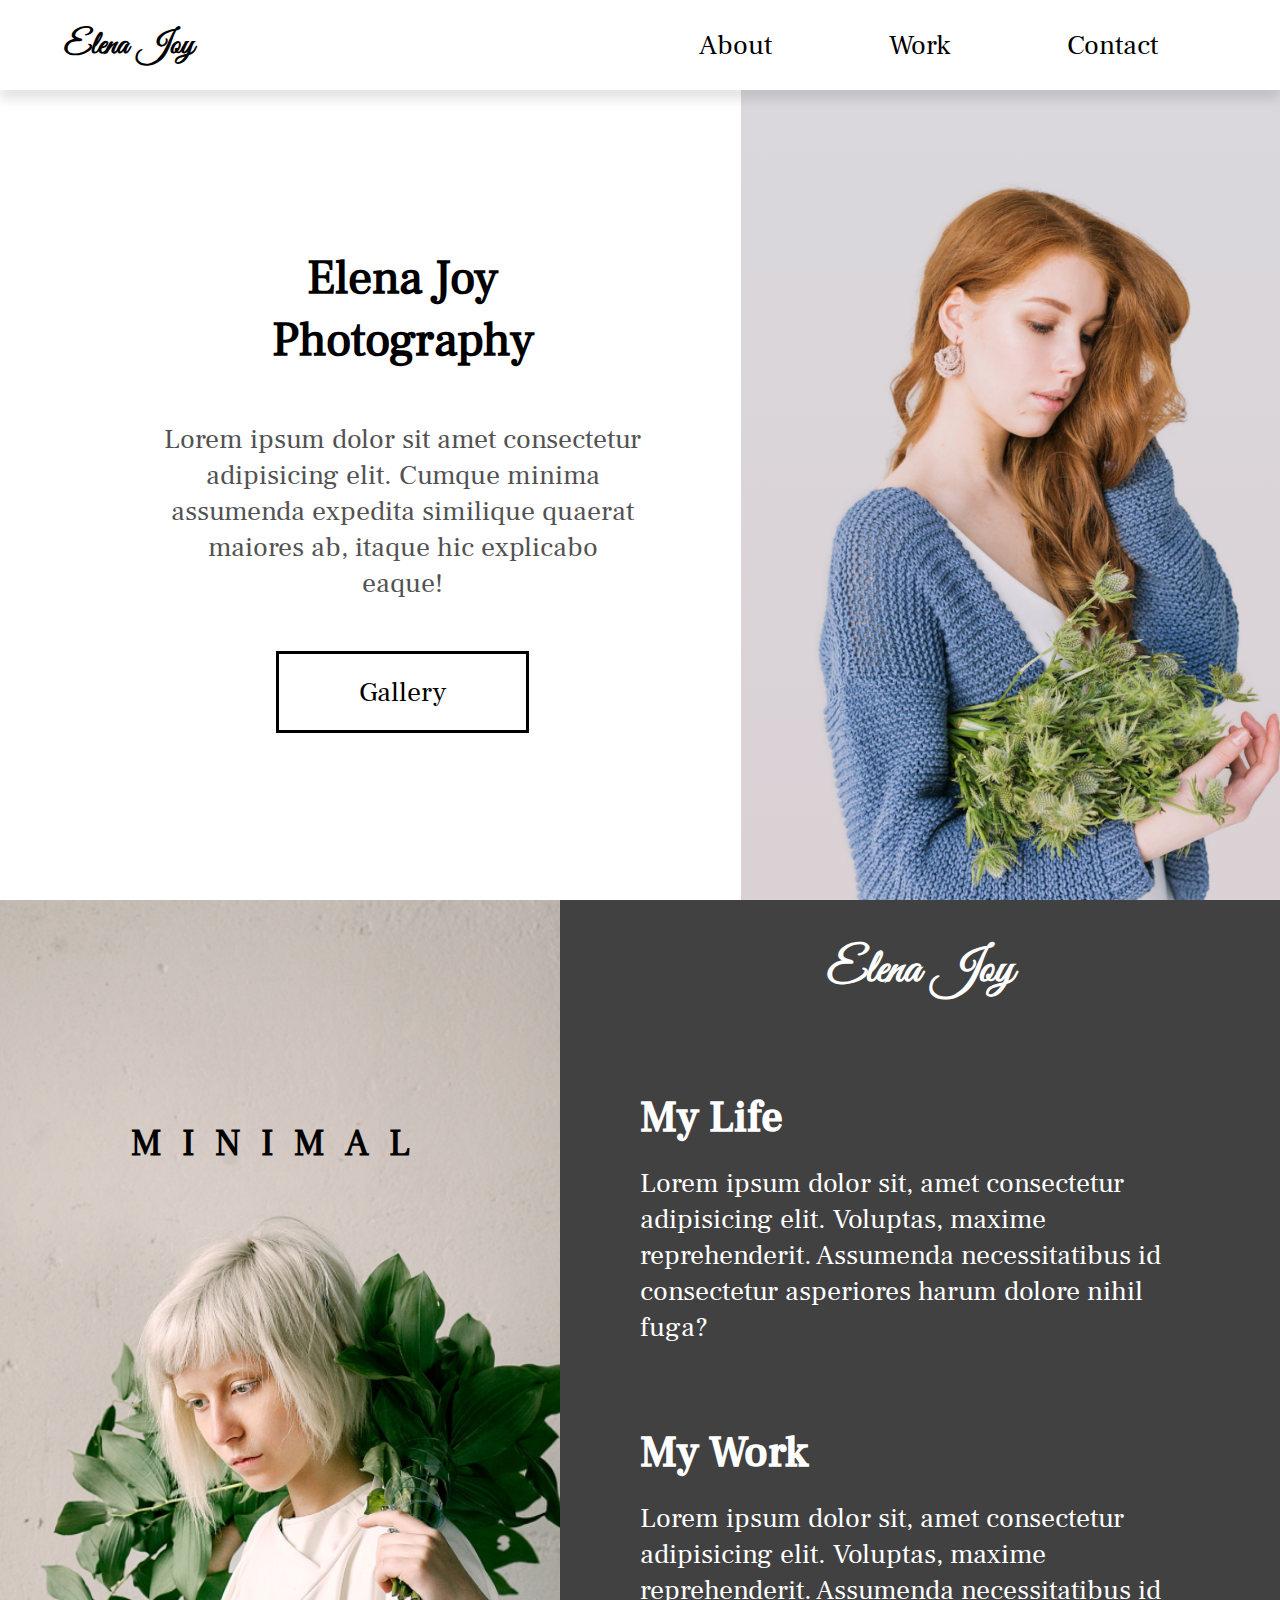
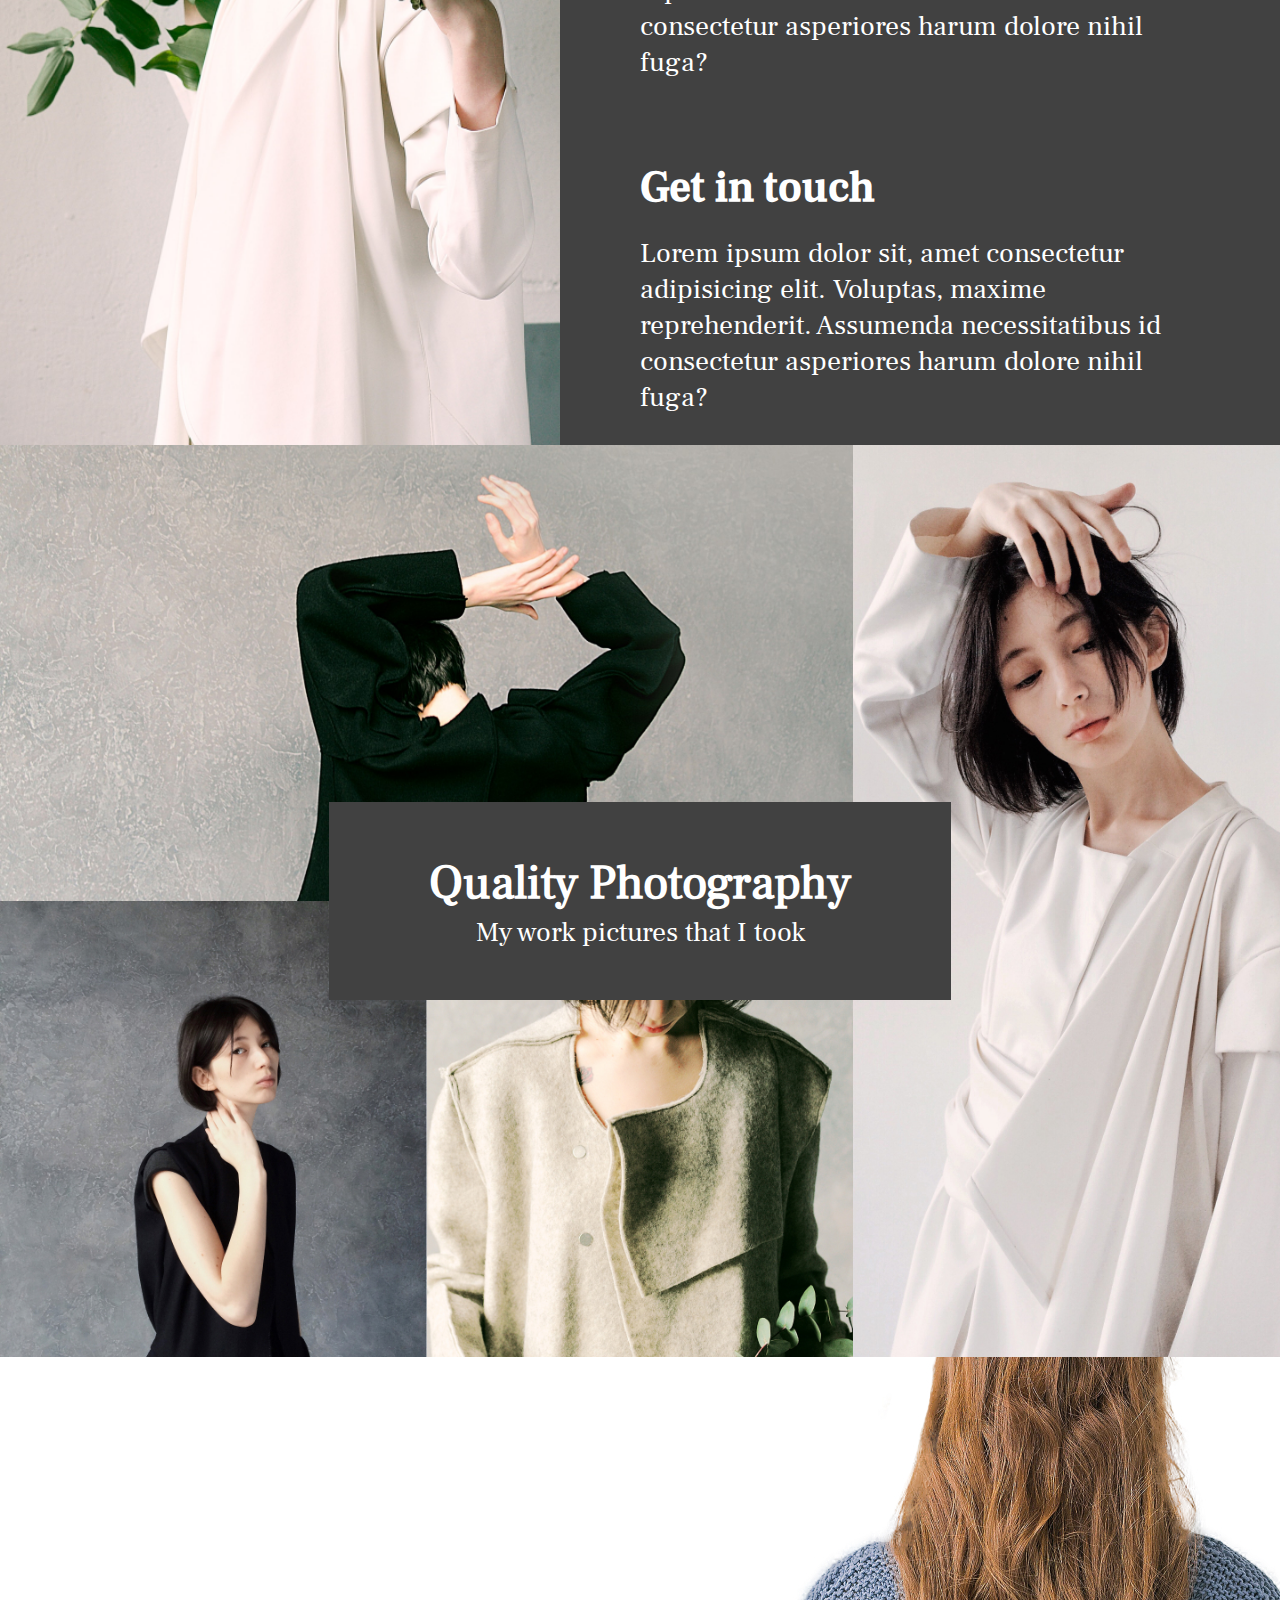
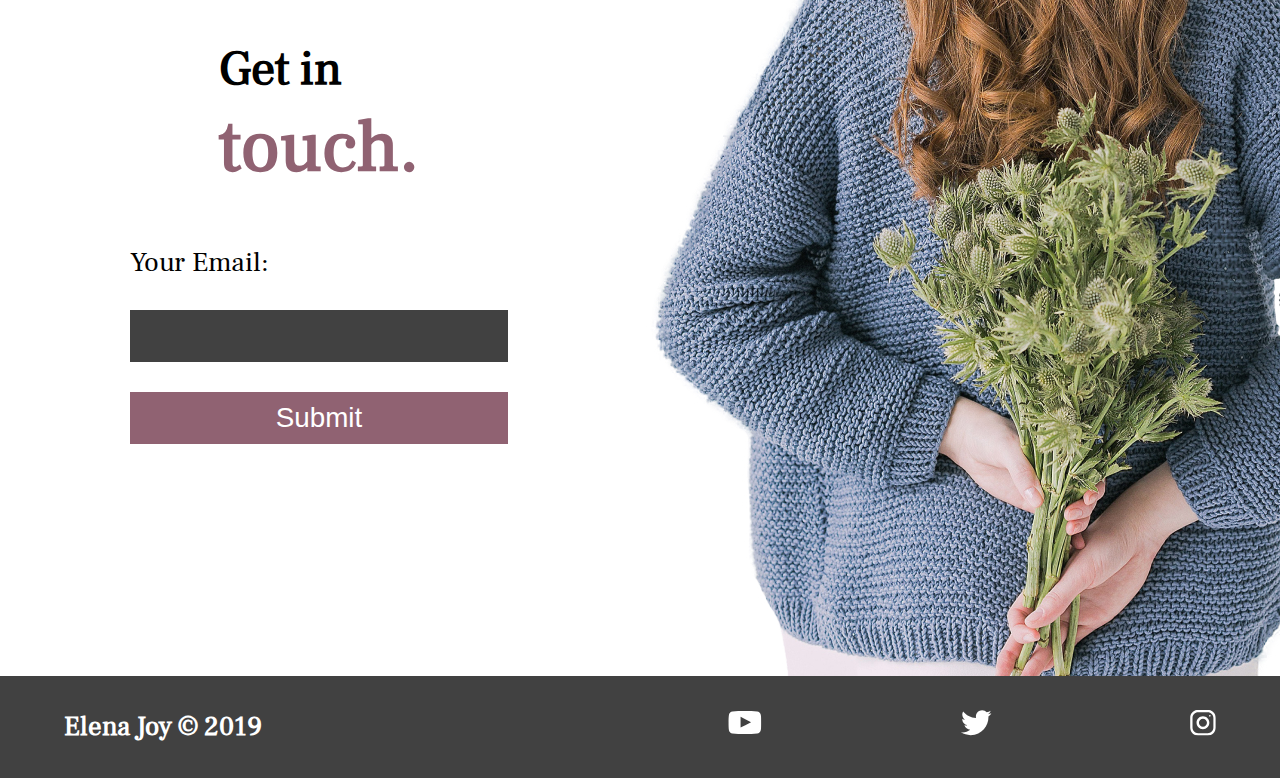
<file: Photography_Web/index.html>
<!DOCTYPE html>
<html lang="en">
  <head>
    <meta charset="UTF-8" />
    <meta name="viewport" content="width=device-width, initial-scale=1.0" />
    <meta http-equiv="X-UA-Compatible" content="ie=edge" />
    <meta
      name="description"
      content="Professional Photographer available for weddings and special events."
    />
    <meta name="robots" content="index,follow" />
    <link rel="stylesheet" href="./style.css" />
    <title>Elena Joy | Photographer</title>
  </head>
  <body>
    <header class="main-head">
      <nav>
        <h1 id="logo">Elena Joy</h1>
        <ul class="nav-links">
          <li><a href="#about">About</a></li>
          <li><a href="#work">Work</a></li>
          <li><a href="#contact">Contact</a></li>
        </ul>
        <div class="burger">
          <span class="line1"></span>
          <span class="line2"></span>
          <span class="line3"></span>
        </div>
      </nav>
    </header>
    <main>
      <section class="hero">
        <div class="hero-introduction flex">
          <h2>
            Elena Joy <br />
            Photography
          </h2>
          <p>
            Lorem ipsum dolor sit amet consectetur adipisicing elit. Cumque
            minima assumenda expedita similique quaerat maiores ab, itaque hic
            explicabo eaque!
          </p>
          <a href="#gallery">Gallery</a>
        </div>
        <div class="hero-images">
          <img
            class="hero-elena"
            src="./img/elena-joy.png"
            alt="picture of elena joy"
          />
          <img src="./img/plant1.png" alt="" class="plant1 plant" />
          <img src="./img/plant2.png" alt="" class="plant2 plant" />
        </div>
      </section>
      <section class="about" id="about">
        <div class="about-image">
          <h5>MINIMAL</h5>
          <img src="./img/about-image.png" alt="portrait-picture" />
        </div>
        <div class="about-text flex" id="work">
          <h2>Elena Joy</h2>
          <div class="about-life">
            <h3>My Life</h3>
            <p>
              Lorem ipsum dolor sit, amet consectetur adipisicing elit.
              Voluptas, maxime reprehenderit. Assumenda necessitatibus id
              consectetur asperiores harum dolore nihil fuga?
            </p>
          </div>
          <div class="about-work">
            <h3>My Work</h3>
            <p>
              Lorem ipsum dolor sit, amet consectetur adipisicing elit.
              Voluptas, maxime reprehenderit. Assumenda necessitatibus id
              consectetur asperiores harum dolore nihil fuga?
            </p>
          </div>
          <div class="about-contact">
            <h3>Get in touch</h3>
            <p>
              Lorem ipsum dolor sit, amet consectetur adipisicing elit.
              Voluptas, maxime reprehenderit. Assumenda necessitatibus id
              consectetur asperiores harum dolore nihil fuga?
            </p>
          </div>
        </div>
      </section>
      <div class="gallery" id="gallery">
        <header class="gallery-head">
          <h2>Quality Photography</h2>
          <p>My work pictures that I took</p>
        </header>
        <img class="gallery1" src="./img/gallery-1.jpg" alt="man in suit" />
        <img class="gallery2" src="./img/gallery-2.jpg" alt="lady in coat" />
        <img class="gallery3" src="./img/gallery-3.jpg" alt="lady in t-shirt" />
        <img class="gallery4" src="./img/gallery-4.jpg" alt="lady in jacket" />
      </div>
      <section class="contact" id="contact">
        <div class="form-wrapper flex">
          <h2>
            Get in <br />
            <span> touch.</span>
          </h2>
          <form>
            <label for="email">Your Email:</label>
            <input type="email" id="email" required />
            <button type="submit">Submit</button>
          </form>
        </div>
        <img src="./img/contact-image.jpg" alt="elena-joy" />
      </section>
    </main>
    <footer>
      <h4>Elena Joy &copy; 2019</h4>
      <ul>
        <li>
          <a href="#"
            ><img src="./img/youtube-symbol 1.svg" alt="youtube-social-media"
          /></a>
        </li>
        <li>
          <a href="#"
            ><img src="./img/twitter 1.svg" alt="twitter-social-media"
          /></a>
        </li>
        <li>
          <a href="#"><img src="./img/instagram 1.svg" alt="instagram"/></a>
        </li>
      </ul>
    </footer>

    <script src="app.js"></script>
  </body>
</html>
</file>
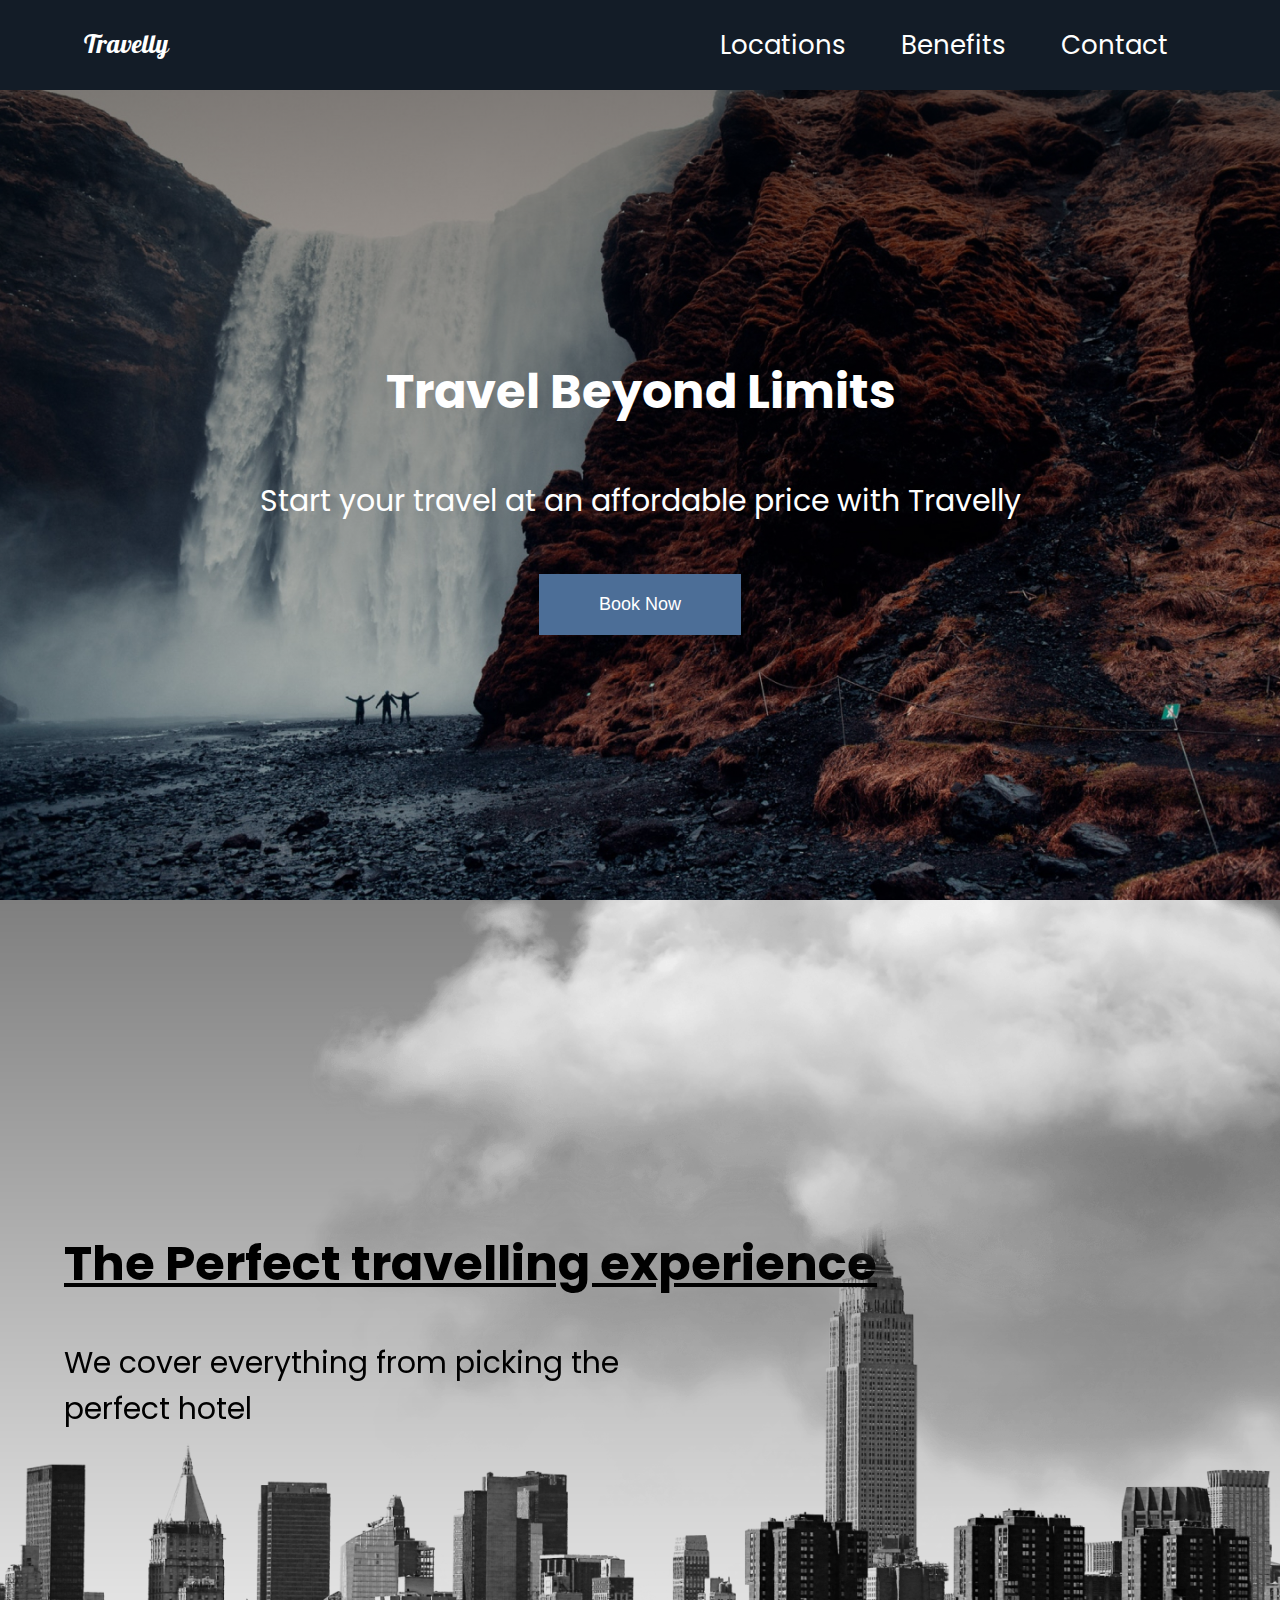
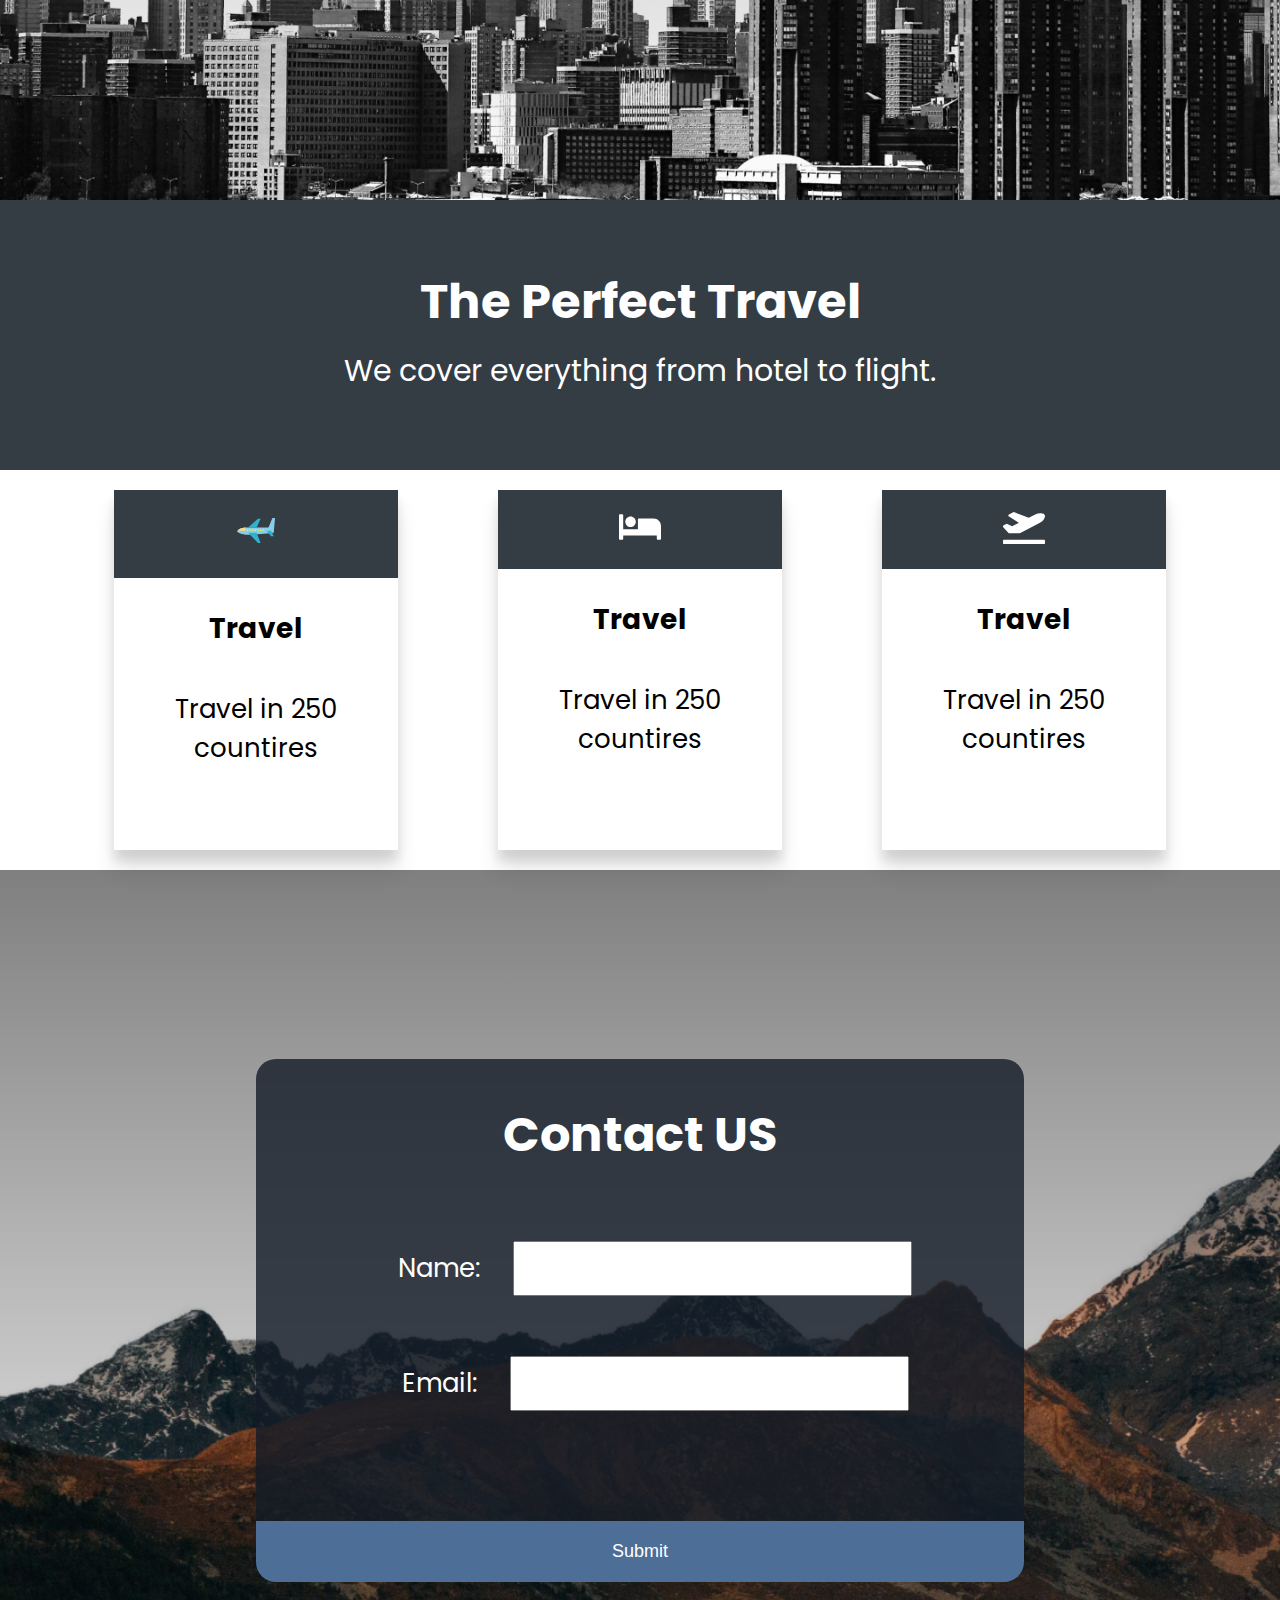
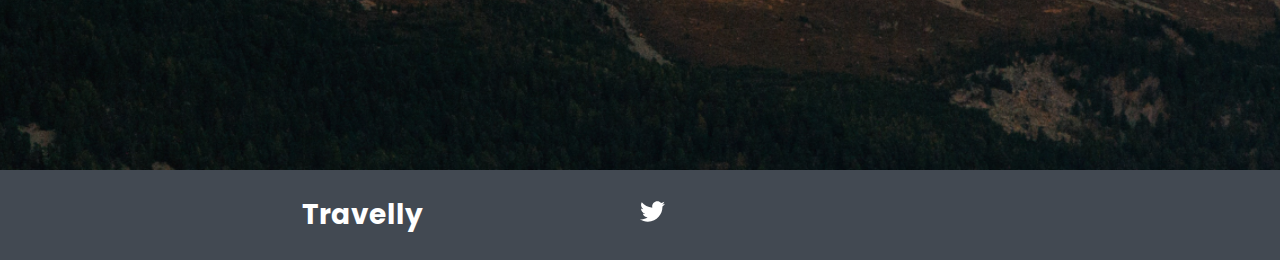
<file: Travel_Website/index.html>
<!DOCTYPE html>
<html lang="en">
<head>
    <meta charset="UTF-8">
    <meta http-equiv="X-UA-Compatible" content="IE=edge">
    <meta name="viewport" content="width=device-width, initial-scale=1.0">
    <link rel="stylesheet" href="style.css">
    <link rel="icon" href="icons/airplane.svg"/>
    <link rel="preconnect" href="https://fonts.googleapis.com">
<link rel="preconnect" href="https://fonts.gstatic.com" crossorigin>
<link href="https://fonts.googleapis.com/css2?family=Poppins&display=swap" rel="stylesheet">
<link rel="preconnect" href="https://fonts.googleapis.com">
<link rel="preconnect" href="https://fonts.gstatic.com" crossorigin>
<link href="https://fonts.googleapis.com/css2?family=Pattaya&family=Poppins&display=swap" rel="stylesheet">   
<title>Travelly | Travelling Agency</title>
</head>
<body>
    <header class="main-header">
        <nav>
            <h1 id="logo">Travelly</h1>
            <ul>
                <li><a href="#locations">Locations</a></li>
                <li><a href="#benefits">Benefits</a></li>
                <li><a href="#contact">Contact</a></li>
            </ul>
        </nav>
    </header>
    <section class="hero">
        <h2>Travel Beyond Limits</h2>
        <h3>Start your travel at an affordable price with Travelly</h3>
        <button>Book Now</button>
    </section>
    <section id="locations">
        <header class="locations-head">
            <h2>The Perfect travelling experience</h2>
            <h3>We cover everything from picking the<br> perfect hotel</h3>
            <img src="img/cloud.png" class="moving-cloud-1 cloud"/>
            <img src="img/cloud.png" class="moving-cloud-2 cloud"/>

        </header>

    </section>
    <section id="benefits">
        <header class="benefits-head">
        <h2>The Perfect Travel</h2>
        <h3>We cover everything from hotel to flight.</h3>
    </header>
    <div class="cards">
        <div class="card">
            <div class="card-icon">
            <img src="icons/airplane.svg">
        </div>
            <h4>Travel</h4>
            <p>Travel in 250 countires</p>
        </div>
        <div class="card">
            <div class="card-icon">
            <img src="icons/bed-solid.svg">
        </div>
            <h4>Travel</h4>
            <p>Travel in 250 countires</p>
        </div>
        <div class="card">
            <div class="card-icon">
            <img src="icons/plane-departure-solid.svg">
        </div>
    
            <h4>Travel</h4>
            <p>Travel in 250 countires</p>
        </div>
    </div>
    </section>
    <section id="contact">
        <div class="form-wrapper">
            <header class="form-head">
                <h2>Contact US</h2>
            </header>
            <div class="name-form">
                <label for="name">Name:</label>
                <input type="text" required name="name" required/>
            </div>
            <div class="email-form">
                <label for="email">Email:</label>
                <input type="email" required name="email"/>
            </div>
            <button type="submit">Submit</button>
        </div>
    </section>
    <footer>
        <div class="footer-wrapper">
            <h5>Travelly</h5>
            <ul>
                <li><a href=""><img src="icons/twitter.svg" alt=""></a></li>
            </ul>
        </div>
    </footer>
</body>
</html>
</file>
<file: Photography_Web/style.css>
/* Global Styles */

* {
    margin: 0;
    padding: 0;
    box-sizing: border-box;
  }
  
  @font-face {
    font-family: "Ruhl";
    src: url("./fonts/FrankRuhlLibre-Regular.ttf");
  }
  @font-face {
    font-family: "Ruhl Medium";
    src: url("./fonts/FrankRuhlLibre-Medium.ttf");
  }
  @font-face {
    font-family: "Vibes";
    src: url("./fonts/GreatVibes-Regular.ttf");
  }
  
  html {
    font-size: 62.5%;
    --header1: calc(2rem + 1vw);
    --header2: calc(3.5rem + 1vw);
    --header3: calc(3rem + 1vw);
    --header4: calc(2.4rem + 1vw);
    --text: calc(1.5rem + 1vw);
    --big: calc(6rem + 1vw);
    --special-color: #906272;
    --background-color: #414141;
    --gray-text: #525252;
    scroll-behavior: smooth;
  }
  
  h1 {
    font-size: var(--header1);
  }
  li,
  button,
  label,
  input,
  a,
  p {
    font-size: var(--text);
  }
  h2 {
    font-size: var(--header2);
  }
  h3 {
    font-size: var(--header3);
  }
  h4,
  h5 {
    font-size: var(--header4);
  }
  
  ul {
    list-style: none;
  }
  a {
    text-decoration: none;
    color: black;
  }
  .flex {
    display: flex;
    flex-direction: column;
    justify-content: center;
    align-items: center;
  }
  body {
    font-family: "Ruhl", sans-serif;
    animation: opening 1s ease-in-out forwards;
  }
  h1 {
    font-family: "Vibes", sans-serif;
  }
  
  /* Nav Section */
  .main-head {
    box-shadow: 0px 10px 10px rgba(0, 0, 0, 0.1);
    z-index: 2;
    position: relative;
  }
  
  nav {
    width: 90%;
    margin: auto;
    display: flex;
    align-items: center;
    min-height: 10vh;
    padding: 2rem 0rem;
  }
  #logo {
    flex: 1 1 20rem;
  }
  .nav-links {
    display: flex;
    justify-content: space-around;
    flex: 1 1 20rem;
  }
  .hero {
    min-height: 90vh;
    width: 95%;
    margin: 0 0 0 auto;
    display: flex;
    flex-wrap: wrap;
    overflow: hidden;
  }
  
  .hero-introduction {
    flex: 2 1 40rem;
    text-align: center;
  }
  .hero-introduction p {
    padding: 5rem 10rem;
    color: var(--gray-text);
  }
  .hero-introduction h2 {
    padding-top: 3rem;
  }
  .hero-introduction a {
    padding: 2rem 8rem;
    border: 3px solid black;
    margin-bottom: 4rem;
  }
  
  .hero-images {
    flex: 1 1 40rem;
    background: linear-gradient(#dad8dd, #dad1d4);
    position: relative;
    z-index: 1;
  }
  .hero-elena {
    width: 100%;
    height: 100%;
    object-fit: cover;
  }
  
  .plant {
    position: absolute;
    bottom: 0;
    left: -20%;
    z-index: -1;
    transform: translateY(10%) rotateZ(-10deg) rotateX(-90deg);
    animation: plant-entrance 1.5s ease-in-out 0.5s forwards,
      plant-shake 2.5s infinite ease alternate-reverse 2s;
    transform-origin: bottom;
    max-height: 80%;
  }
  .plant2 {
    left: 40%;
  }
  
  /*ANIMATIONS */
  
  @keyframes opening {
    from {
      opacity: 0;
    }
    to {
      opacity: 1;
    }
  }
  
  @keyframes plant-entrance {
    from {
      transform: translateY(10%) rotateZ(-10deg) rotateX(-90deg);
    }
    to {
      transform: translateY(0%) rotateZ(0deg) rotateX(0deg);
    }
  }
  @keyframes plant-shake {
    from {
      transform: rotateZ(-5deg);
    }
    to {
      transform: rotateZ(0deg);
    }
  }
  
  .burger,
  .menu-check {
    display: none;
  }
  
  /* ABOUT SECTION */
  
  .about {
    min-height: 100vh;
    display: flex;
    flex-wrap: wrap;
  }
  .about-text {
    color: white;
    background: var(--background-color);
    flex: 2 1 40rem;
    justify-content: space-around;
  }
  .about-text div {
    padding: 3rem 8rem;
  }
  .about-text h3 {
    padding: 2rem 0rem;
    font-family: "Ruhl Medium";
  }
  .about-text h2 {
    font-family: "Vibes";
    padding: 4rem;
  }
  .about-image {
    flex: 1 1 40rem;
    position: relative;
  }
  .about-image h5 {
    position: absolute;
    letter-spacing: 2rem;
    top: 20%;
    left: 50%;
    transform: translate(-50%, -20%);
  }
  .about-image img {
    width: 100%;
    height: 100%;
    object-fit: cover;
  }
  /* Gallery */
  .gallery {
    display: grid;
    min-height: 100vh;
    grid-template-columns: repeat(3, 1fr);
    position: relative;
  }
  .gallery img {
    width: 100%;
    height: 100%;
    object-fit: cover;
  }
  .gallery1 {
    grid-column: 1/3;
  }
  .gallery2 {
    grid-column: 3/4;
    grid-row: 1/3;
  }
  .gallery-head {
    position: absolute;
    top: 50%;
    left: 50%;
    transform: translate(-50%, -50%);
    color: white;
    background: var(--background-color);
    padding: 5rem 10rem;
    text-align: center;
  }
  
  /*CONTACT SECTION */
  
  .contact {
    min-height: 90vh;
    display: flex;
    flex-wrap: wrap;
  }
  .form-wrapper {
    flex: 3 1 40rem;
  }
  .form-wrapper h2 {
    margin: 5rem 0rem;
  }
  .form-wrapper span {
    font-size: var(--big);
    color: var(--special-color);
  }
  .form-wrapper label {
    display: block;
  }
  .form-wrapper input {
    display: block;
    margin: 3rem 0rem;
    background: var(--background-color);
    color: white;
    border: none;
    padding: 1rem;
  }
  .form-wrapper button {
    padding: 1rem 8rem;
    background: var(--special-color);
    color: white;
    border: none;
    width: 100%;
  }
  .contact img {
    flex: 1 1 40rem;
  }
  
  /*FOOTER SECTION */
  footer {
    background: var(--background-color);
    color: white;
    display: flex;
    padding: 3rem 5%;
    align-items: center;
    flex-wrap: wrap;
  }
  footer ul {
    display: flex;
    flex: 1 1 40rem;
    justify-content: space-between;
    align-items: center;
  }
  footer h4 {
    flex: 3 1 40rem;
    font-size: calc(1.4rem + 1vw);
  }
  
  button:focus {
    background: var(--background-color);
    color: white;
  }
  input:focus {
    border: 4px solid rgb(148, 148, 197);
  }
  
  @media screen and (max-width: 842px) {
    .hero {
      width: 100%;
    }
    .hero-introduction p {
      padding: 5rem 3rem;
    }
    /* BURGER THING */
    .burger {
      position: relative;
      display: block;
      cursor: pointer;
    }
    .burger span {
      padding: 0.2rem 2rem;
      background: var(--gray-text);
      margin: 0.5rem 0rem;
      display: block;
      transition: all 0.5s ease;
    }
    .nav-links a {
      color: white;
      font-size: var(--header3);
      text-decoration: underline;
    }
    .nav-links {
      background: var(--background-color);
      width: 100%;
      height: 100%;
      position: fixed;
      top: 0;
      left: 100%;
      flex-direction: column;
      align-items: center;
      transition: transform 1s ease;
    }
  
    .nav-open {
      transform: translateX(-100%);
    }
  
    .toggle .line1 {
      transform: rotateZ(45deg) translateY(300%);
      background: white;
    }
    .toggle .line2 {
      opacity: 0;
    }
    .toggle .line3 {
      transform: rotateZ(-45deg) translateY(-300%);
      background: white;
    }
  
    /*About section */
    .about-text div {
      padding: 3rem 3rem;
    }
    /* GALLERY*/
    .gallery img {
      grid-row: auto;
      grid-column: auto;
    }
    .gallery {
      grid-template-columns: repeat(auto-fit, minmax(30rem, 1fr));
    }
    .gallery-head {
      display: none;
    }
    .contact img {
      display: none;
    }
    footer ul {
      order: 1;
    }
    footer h4 {
      order: 2;
      text-align: center;
      padding: 1rem;
    }
  }
  
  @media screen and (min-width: 1700px) {
    html {
      --header1: 3rem;
      --header2: 5rem;
      --header3: 4rem;
      --header4: 3rem;
      --text: 3rem;
      --big: 8rem;
    }
  }
</file>
<file: Travel_Website/style.css>
/* Global styles*/
* {
    margin:0;
    padding:0;
    box-sizing: border-box;
}

html{
    font-size: 62.5%;
    scroll-behavior: smooth;
}
body{
    font-family: 'Poppins', sans-serif;
}
h1{
    font-size: 2.6rem;
}

li,button,label,input,p{
    font-size: 2.6rem;
}

h2{
    font-size: 4.8rem;
}
h3{
    font-size: 3rem;
    font-weight: normal;
}

h4,h5{
    font-size: 2.8rem;
}
a{
    color: white;
    text-decoration: none;
}
/* Nav section with hero */
.main-header{
    background-color: #131c27;
    color: white;
    position: sticky;
    top: 0px;
    z-index: 30px;
}
nav{
    display: flex;
    width: 90%;
    margin: auto;
    padding: 2rem;
    min-height: 10vh;
    align-items: center;
    flex-wrap: wrap;
}

nav ul{
    display: flex;
    flex:1 1 40rem;
    justify-content: space-around;
    align-items: center;
    list-style: none;
}

#logo{
    flex:2 1 40rem;
    font-family: 'Pattaya', sans-serif;
    font-weight: 400;
}

.hero{
    min-height: 90vh;
    background: linear-gradient(rgba(0,0,0,0.5),transparent),url('img/landing-page.jpg');
    background-repeat: no-repeat;
    background-size:cover;
    background-position: center;
    color: white;
    display: flex;
    flex-direction: column;
    align-items: center;
    justify-content: center;
    text-align: center;

}
.hero h3{
    padding: 5rem;
}
button{
    padding: 2rem 6rem;
    background: #4c6e97;
    border: none;
    color: white;
    font-size: 1.8rem;
    cursor: pointer;
    transition: background 0.5s ease-in-out;
}
button:hover{
    background-color: #27394e;
   
}
/* 
Benefits Section */
#locations{
    min-height: 100vh;
    background:linear-gradient(rgba(0,0,0,0.5),transparent), url('img/new-york-page.png');
    background-size: cover;
    background-position: center;
    display: flex;
    align-items: center;
    position: relative;
    overflow: hidden;
    
}
.locations-head{
    width: 90%;
    margin:auto
}
.locations-head h2{
    padding: 0.5 rem 0rem;
    text-decoration: underline;
}
.locations-head h3{
    padding: 4rem 0rem;
    text-decoration-thickness: 0.5rem;
    
}
.benefits-head{
    background: #343c44;
    padding: 3rem;
    min-height: 30vh;
    display: flex;
    flex-direction: column;
    justify-content: center;
    align-items: center;
    color: white;
    text-align: center;
}
.benefits-head h3{
    padding: 1rem ;
}
 .card{
    text-align: center;
    flex: 1  1 25rem;
    min-height: 40vh;
    margin: 2rem 5rem;
    box-shadow: 0px 10px 10px rgba(0,0,0,0.1), 0px 20px 20px rgba(0,0,0,0.1);
}
.cards{
    width: 90%;
    margin: auto;
    display: flex;
    min-height: 40vh;
    align-items: center;
    flex-wrap: wrap;
}
.cards img{
    max-width: 15%;
    margin:2rem;
   
}
.card h4{
    padding: 3rem;
}
.card-icon{
    background: #343c44;
}
.card p{
    padding: 1rem;
}

.cloud{
    position: absolute;
    top: 0%;
    right: 0%;
}
.moving-cloud-1{
    animation: cloudAnimation 3s infinite alternate ease-in-out;
}

.moving-cloud-2{
    top: 20%;
    z-index: -1;
    opacity: 0.5;
    animation: cloudAnimation 4s infinite alternate ease-in-out;
}
@keyframes cloudAnimation {
   from{
    transform: translate(10%,-10%);
   }
   to{
        transform: translate(0%,0%);
   }
    
}
#contact{
    min-height: 100vh;
    background: linear-gradient(rgba(0,0,0,0.5),transparent),url('img/contact-mountain.png');
    background-position: center;
    background-size: cover;
    background-repeat: no-repeat;
    display: flex;
    align-items: center;
    justify-content: center;
}
.form-wrapper{
    background:rgba(19, 28, 39, 0.8);
    width:60%;
    color: white;
    border-radius: 20px;
}
.form-head{
    text-align: center;
    padding: 4rem;
}
.name-form,.email-form{
    padding: 3rem;
    text-align: center;
}
.form-wrapper label{
    margin:0rem 3rem;
}
.form-wrapper button{
    width: 100%;
    padding: 2rem;
    margin-top: 8rem;
    border-bottom-left-radius: 20px;
    border-bottom-right-radius: 20px;

}
.form-wrapper input{
    padding:1rem 3rem;
}
footer{
    color: white;
    background: rgba(19, 28, 39, 0.8);
}
footer ul{
    display: flex;
    list-style: none;
    flex: 1 1 40rem;
    justify-content: space-between;
    align-items: center;
}
footer h5{
    flex: 1 1 40rem;
    
}
.footer-wrapper{
    display: flex;
    padding: 2rem;
    width: 90%;
    margin:auto;
    align-items: center;
    min-height: 10vh;
    flex-wrap: wrap;
}
footer{
    text-align: center;
}

@media screen and (max-width: 932px){
    html{
        font-size: 45%;
    }
   nav{
    text-align: center;
   }
   #logo{
    padding: 2rem;
   }
   .cloud{
    height: 40rem;
    pointer-events: none;
   }
   .moving-cloud-1{
    z-index: -1;
   }
   .moving-cloud-2{
    z-index: -2;
   }
   footer h5{
    padding-bottom: 3rem;
   }
   .form-wrapper{
    width:100%;
   }

}
</file>
